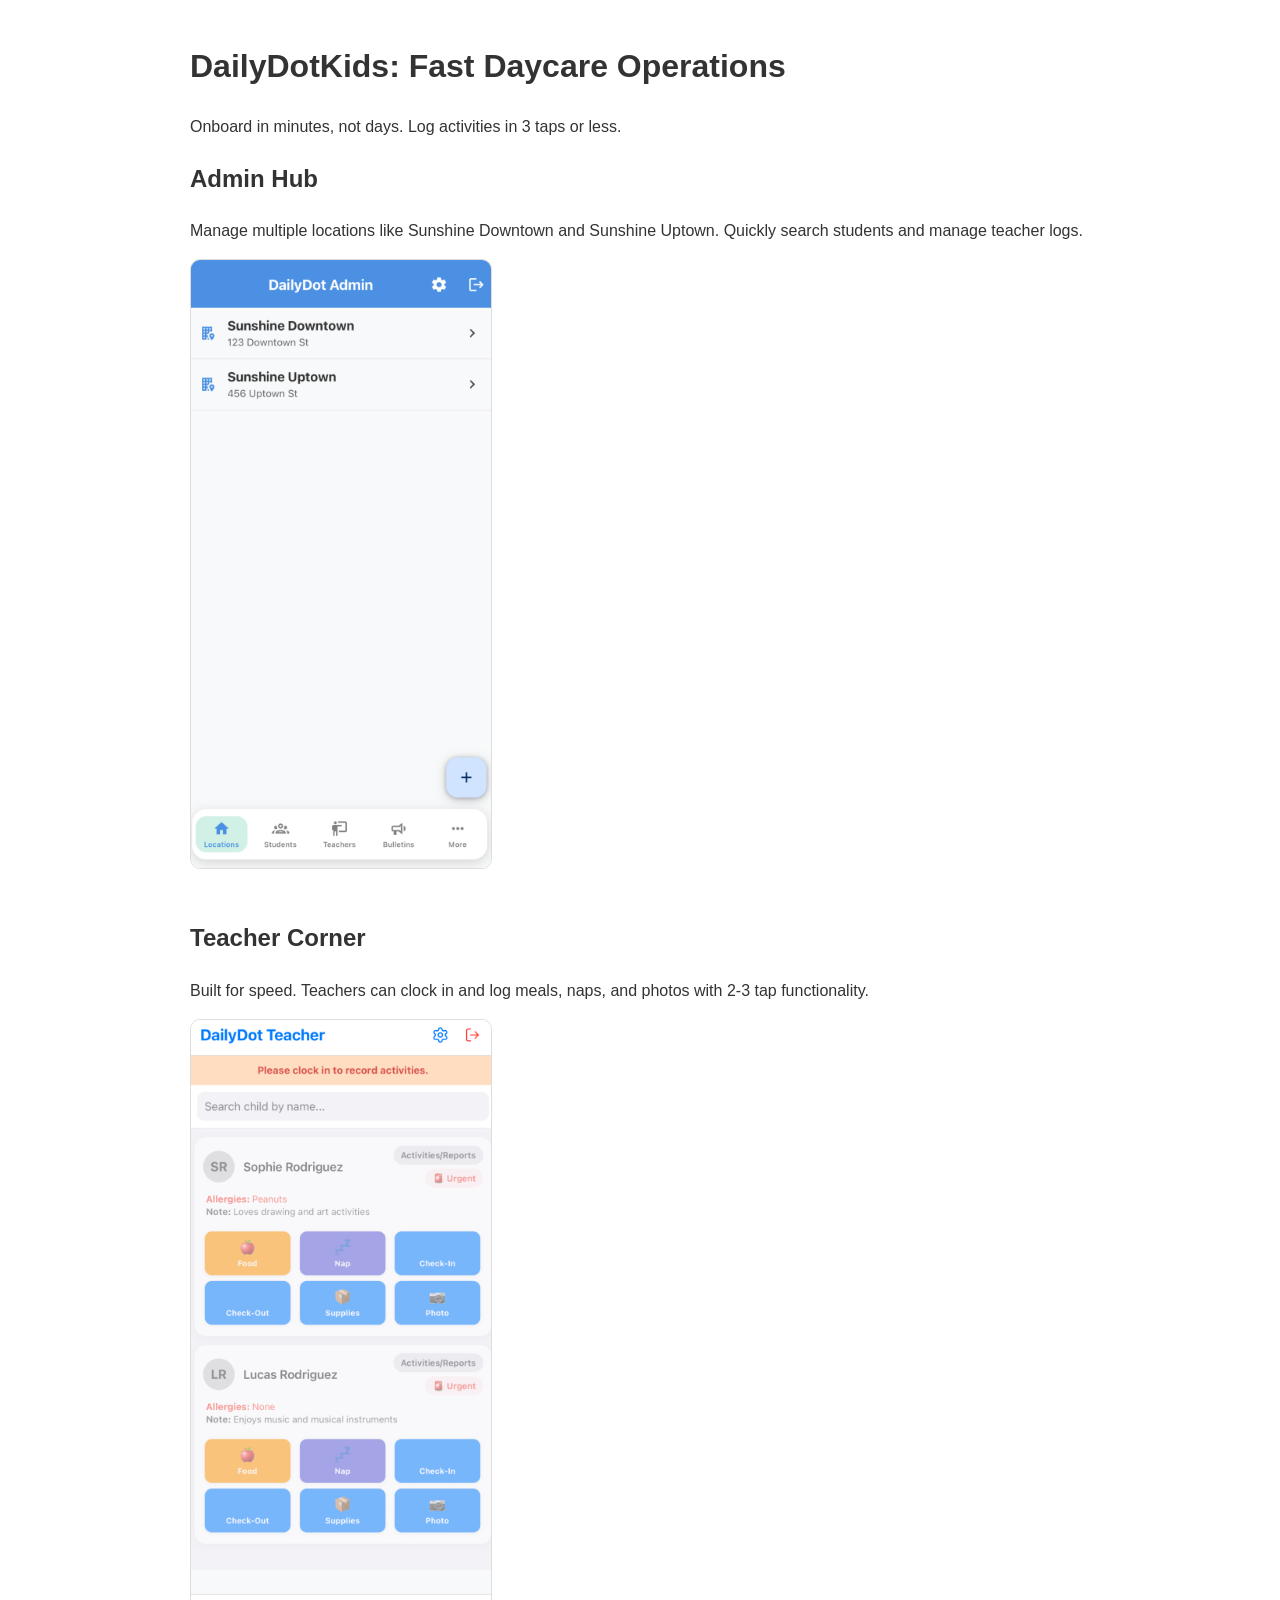
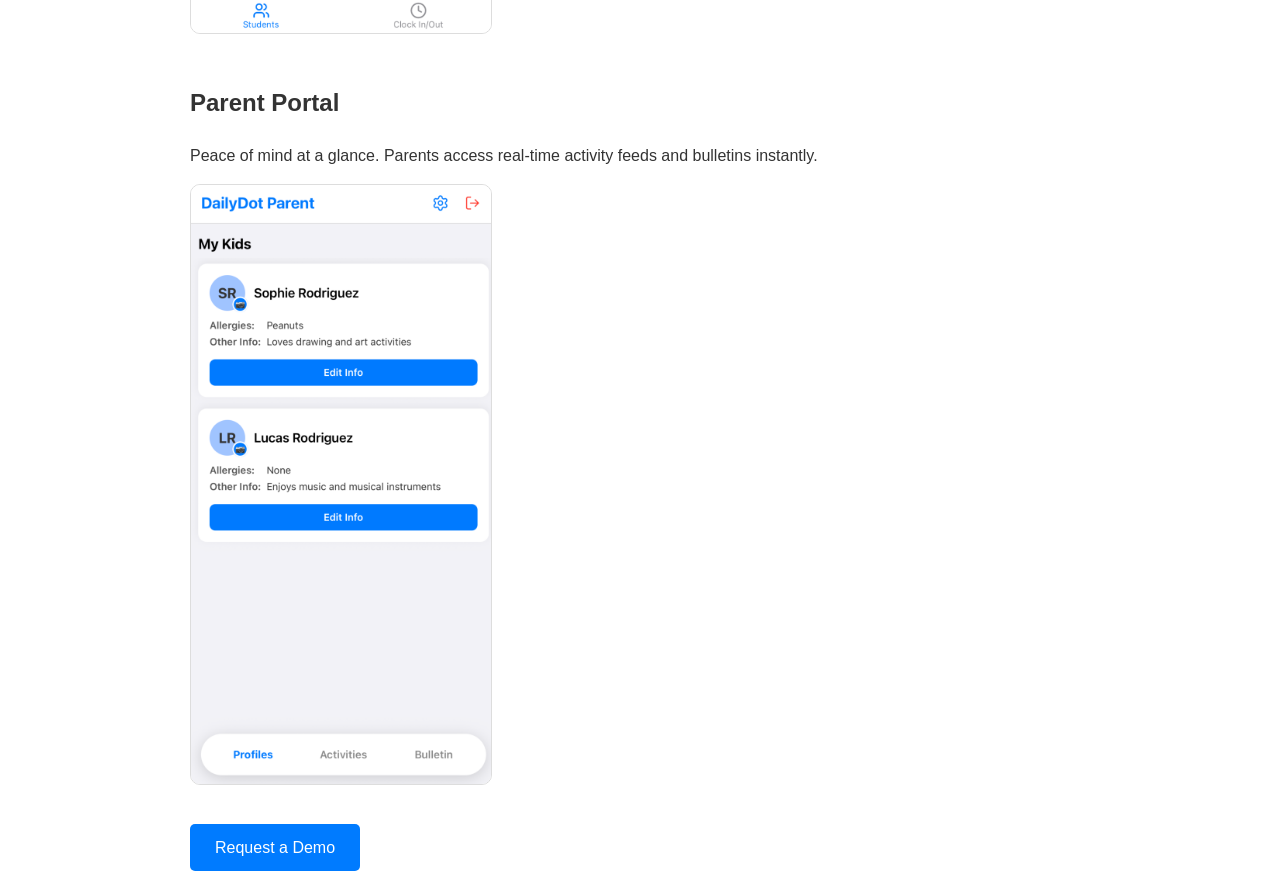
<file: index.html>
<!DOCTYPE html>
<html lang="en">
<head>
    <meta charset="UTF-8">
    <meta name="viewport" content="width=device-width, initial-scale=1.0">
    <title>DailyDotKids | Fast Daycare Management</title>
    <style>
        body { font-family: sans-serif; line-height: 1.6; color: #333; max-width: 900px; margin: auto; padding: 20px; }
        .section { margin-bottom: 50px; }
        img { max-width: 300px; border: 1px solid #ddd; border-radius: 10px; display: block; margin: 10px 0; }
        .cta { background: #007bff; color: white; padding: 15px 25px; text-decoration: none; border-radius: 5px; }
    </style>
</head>
<body>
<h1>DailyDotKids: Fast Daycare Operations</h1>
<p>Onboard in minutes, not days. Log activities in 3 taps or less.</p>

<div class="section">
    <h2>Admin Hub</h2>
    <p>Manage multiple locations like Sunshine Downtown and Sunshine Uptown. Quickly search students and manage teacher logs.</p>
    <img src="admin/Admin1.png" alt="Admin Dashboard">
</div>

<div class="section">
    <h2>Teacher Corner</h2>
    <p>Built for speed. Teachers can clock in and log meals, naps, and photos with 2-3 tap functionality.</p>
    <img src="teacher/Teacher1.png" alt="Teacher Logging">
</div>

<div class="section">
    <h2>Parent Portal</h2>
    <p>Peace of mind at a glance. Parents access real-time activity feeds and bulletins instantly.</p>
    <img src="parent/Parent1.png" alt="Parent View">
</div>

<a href="mailto:dailydot404@gmail.com" class="cta">Request a Demo</a>
</body>
</html>
</file>
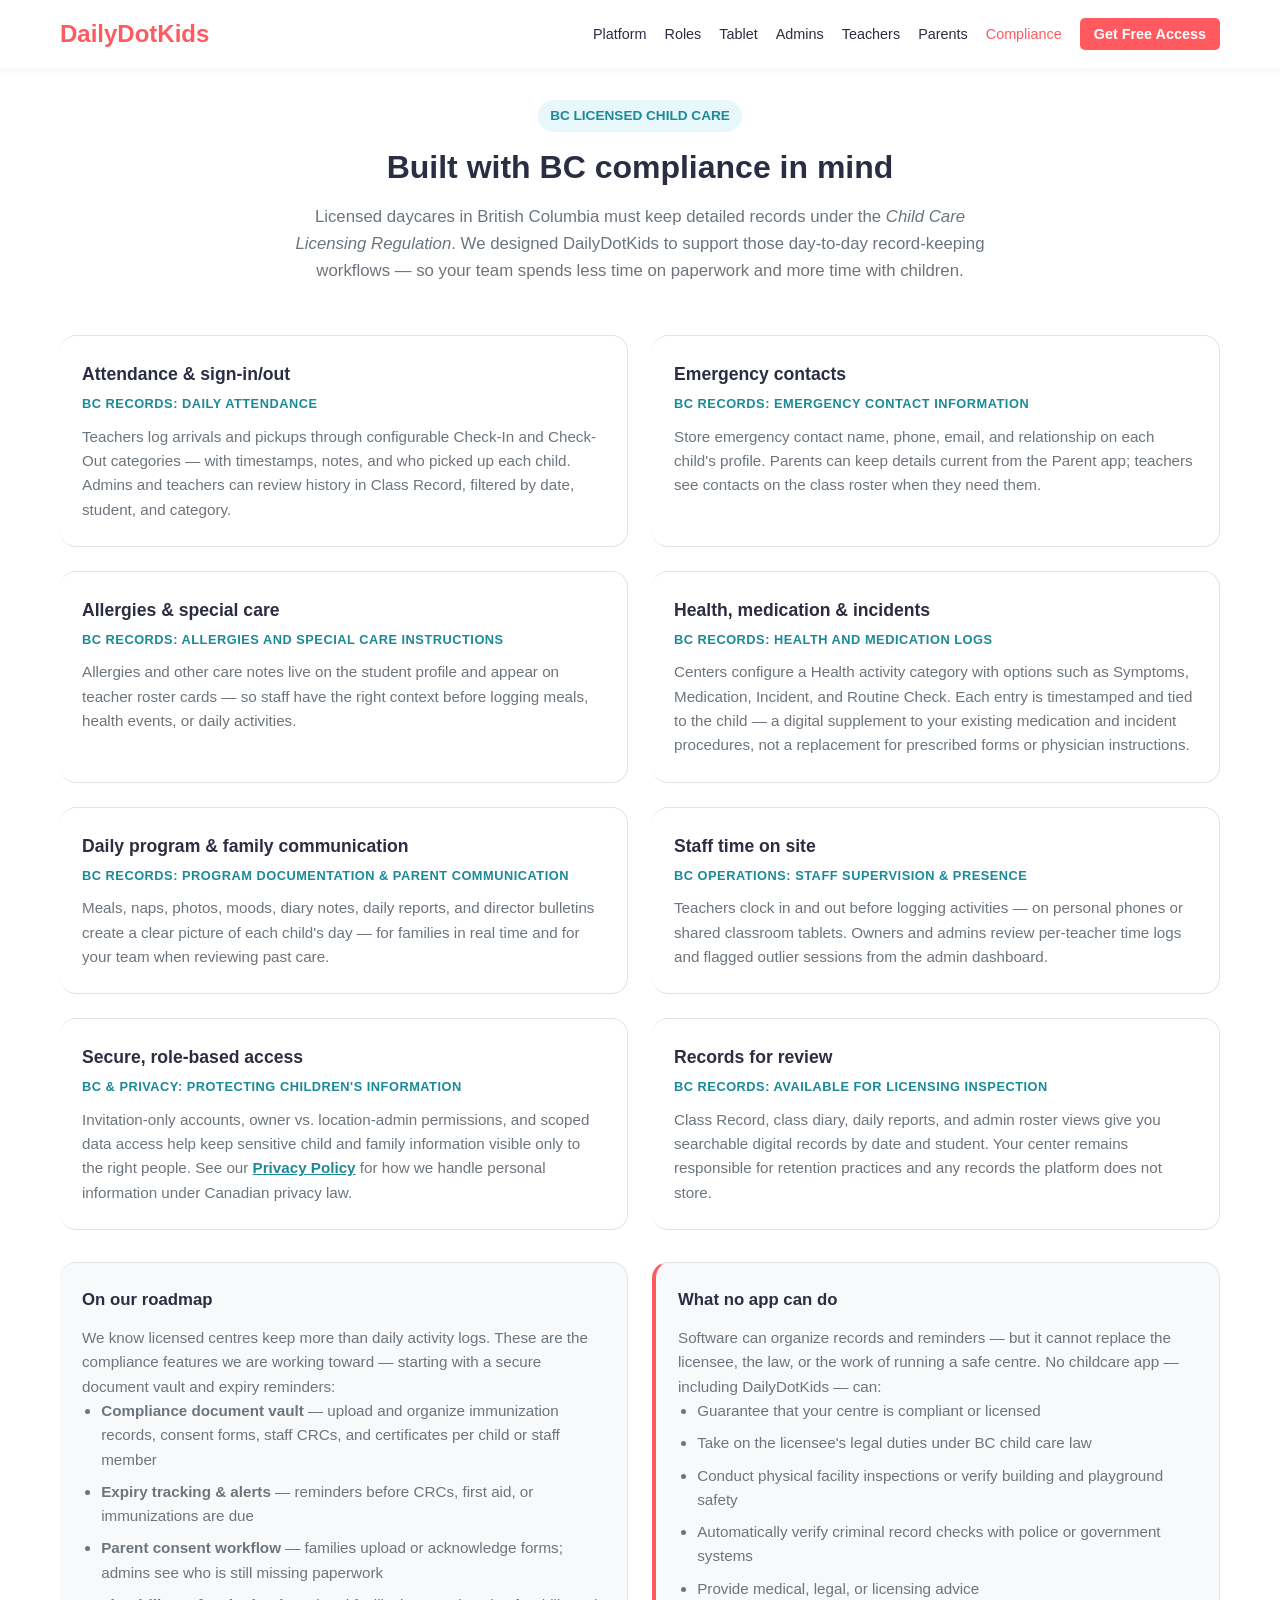
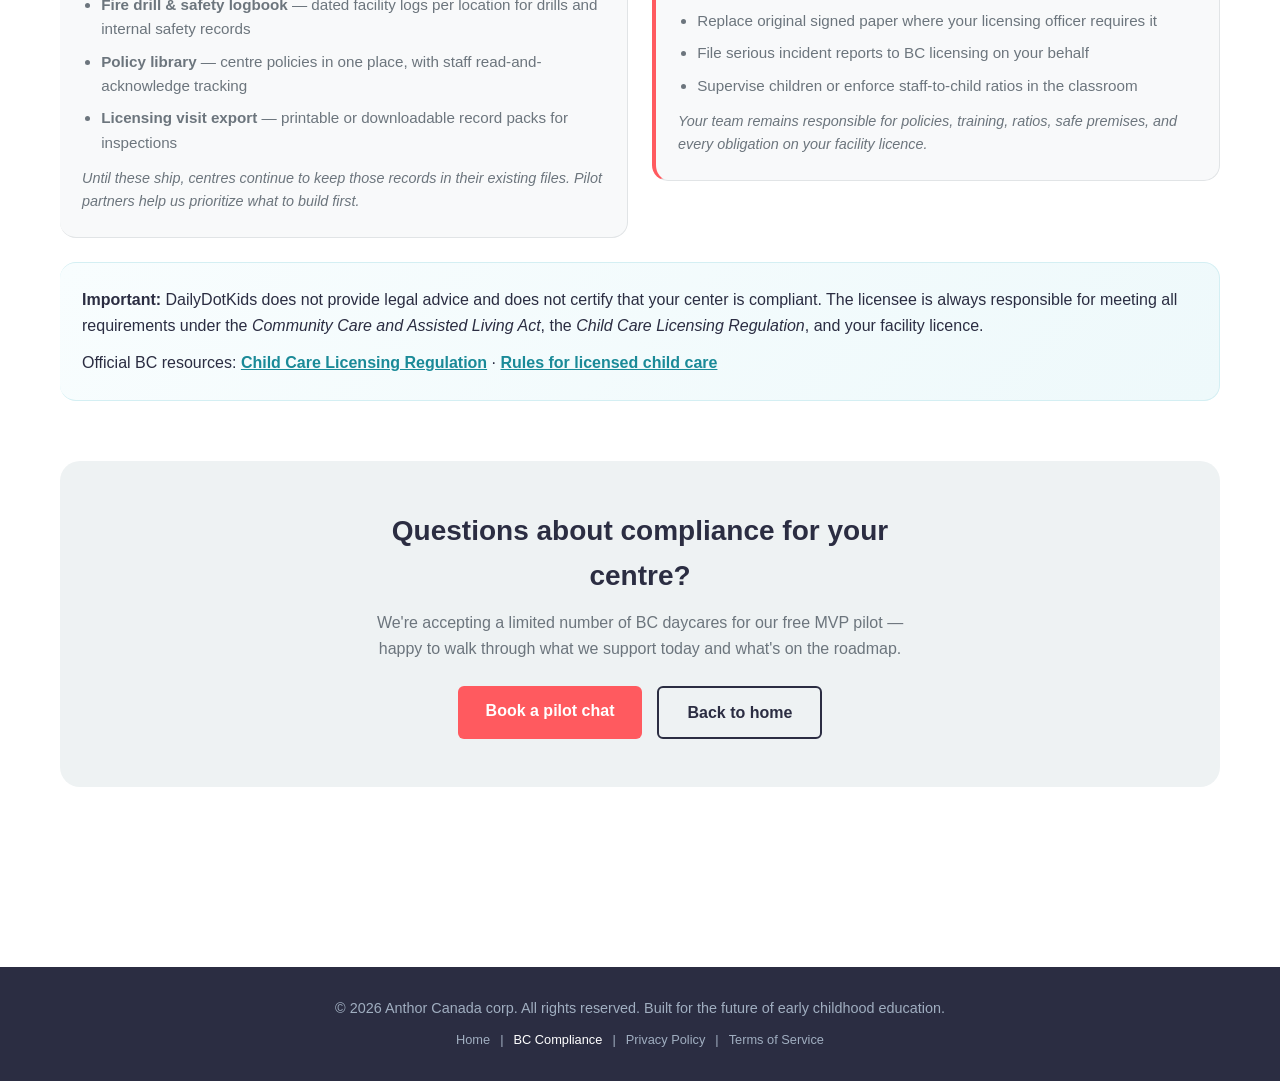
<file: web/compliance.html>
<!DOCTYPE html>
<html lang="en">
<head>
    <meta charset="UTF-8">
    <meta name="viewport" content="width=device-width, initial-scale=1.0">
    <meta name="description" content="How DailyDotKids supports BC licensed child care record-keeping — attendance, emergency contacts, health logs, staff time, privacy, roadmap, and honest limits.">
    <title>BC Compliance — DailyDotKids</title>
    <link rel="icon" type="image/png" href="favicon.png">
    <link rel="apple-touch-icon" href="favicon.png">
    <link rel="stylesheet" href="style.css">
</head>
<body data-page="compliance">

    <div id="site-header"></div>

    <main class="container compliance-page">

        <section id="compliance" class="compliance-section reveal">
            <div class="section-header">
                <span class="badge badge-teal">BC Licensed Child Care</span>
                <h1>Built with BC compliance in mind</h1>
                <p>Licensed daycares in British Columbia must keep detailed records under the <em>Child Care Licensing Regulation</em>. We designed DailyDotKids to support those day-to-day record-keeping workflows — so your team spends less time on paperwork and more time with children.</p>
            </div>

            <div class="compliance-grid">
                <article class="compliance-card">
                    <h3>Attendance &amp; sign-in/out</h3>
                    <p class="compliance-reg">BC records: daily attendance</p>
                    <p>Teachers log arrivals and pickups through configurable Check-In and Check-Out categories — with timestamps, notes, and who picked up each child. Admins and teachers can review history in Class Record, filtered by date, student, and category.</p>
                </article>
                <article class="compliance-card">
                    <h3>Emergency contacts</h3>
                    <p class="compliance-reg">BC records: emergency contact information</p>
                    <p>Store emergency contact name, phone, email, and relationship on each child's profile. Parents can keep details current from the Parent app; teachers see contacts on the class roster when they need them.</p>
                </article>
                <article class="compliance-card">
                    <h3>Allergies &amp; special care</h3>
                    <p class="compliance-reg">BC records: allergies and special care instructions</p>
                    <p>Allergies and other care notes live on the student profile and appear on teacher roster cards — so staff have the right context before logging meals, health events, or daily activities.</p>
                </article>
                <article class="compliance-card">
                    <h3>Health, medication &amp; incidents</h3>
                    <p class="compliance-reg">BC records: health and medication logs</p>
                    <p>Centers configure a Health activity category with options such as Symptoms, Medication, Incident, and Routine Check. Each entry is timestamped and tied to the child — a digital supplement to your existing medication and incident procedures, not a replacement for prescribed forms or physician instructions.</p>
                </article>
                <article class="compliance-card">
                    <h3>Daily program &amp; family communication</h3>
                    <p class="compliance-reg">BC records: program documentation &amp; parent communication</p>
                    <p>Meals, naps, photos, moods, diary notes, daily reports, and director bulletins create a clear picture of each child's day — for families in real time and for your team when reviewing past care.</p>
                </article>
                <article class="compliance-card">
                    <h3>Staff time on site</h3>
                    <p class="compliance-reg">BC operations: staff supervision &amp; presence</p>
                    <p>Teachers clock in and out before logging activities — on personal phones or shared classroom tablets. Owners and admins review per-teacher time logs and flagged outlier sessions from the admin dashboard.</p>
                </article>
                <article class="compliance-card">
                    <h3>Secure, role-based access</h3>
                    <p class="compliance-reg">BC &amp; privacy: protecting children's information</p>
                    <p>Invitation-only accounts, owner vs. location-admin permissions, and scoped data access help keep sensitive child and family information visible only to the right people. See our <a href="privacy.html">Privacy Policy</a> for how we handle personal information under Canadian privacy law.</p>
                </article>
                <article class="compliance-card">
                    <h3>Records for review</h3>
                    <p class="compliance-reg">BC records: available for licensing inspection</p>
                    <p>Class Record, class diary, daily reports, and admin roster views give you searchable digital records by date and student. Your center remains responsible for retention practices and any records the platform does not store.</p>
                </article>
            </div>

            <div class="compliance-bottom">
                <div class="compliance-roadmap">
                    <h3>On our roadmap</h3>
                    <p>We know licensed centres keep more than daily activity logs. These are the compliance features we are working toward — starting with a secure document vault and expiry reminders:</p>
                    <ul>
                        <li><strong>Compliance document vault</strong> — upload and organize immunization records, consent forms, staff CRCs, and certificates per child or staff member</li>
                        <li><strong>Expiry tracking &amp; alerts</strong> — reminders before CRCs, first aid, or immunizations are due</li>
                        <li><strong>Parent consent workflow</strong> — families upload or acknowledge forms; admins see who is still missing paperwork</li>
                        <li><strong>Fire drill &amp; safety logbook</strong> — dated facility logs per location for drills and internal safety records</li>
                        <li><strong>Policy library</strong> — centre policies in one place, with staff read-and-acknowledge tracking</li>
                        <li><strong>Licensing visit export</strong> — printable or downloadable record packs for inspections</li>
                    </ul>
                    <p class="compliance-note">Until these ship, centres continue to keep those records in their existing files. Pilot partners help us prioritize what to build first.</p>
                </div>
                <div class="compliance-boundaries">
                    <h3>What no app can do</h3>
                    <p>Software can organize records and reminders — but it cannot replace the licensee, the law, or the work of running a safe centre. No childcare app — including DailyDotKids — can:</p>
                    <ul>
                        <li>Guarantee that your centre is compliant or licensed</li>
                        <li>Take on the licensee's legal duties under BC child care law</li>
                        <li>Conduct physical facility inspections or verify building and playground safety</li>
                        <li>Automatically verify criminal record checks with police or government systems</li>
                        <li>Provide medical, legal, or licensing advice</li>
                        <li>Replace original signed paper where your licensing officer requires it</li>
                        <li>File serious incident reports to BC licensing on your behalf</li>
                        <li>Supervise children or enforce staff-to-child ratios in the classroom</li>
                    </ul>
                    <p class="compliance-note">Your team remains responsible for policies, training, ratios, safe premises, and every obligation on your facility licence.</p>
                </div>
                <div class="compliance-disclaimer">
                    <p><strong>Important:</strong> DailyDotKids does not provide legal advice and does not certify that your center is compliant. The licensee is always responsible for meeting all requirements under the <em>Community Care and Assisted Living Act</em>, the <em>Child Care Licensing Regulation</em>, and your facility licence.</p>
                    <p class="compliance-resources">Official BC resources:
                        <a href="https://www.bclaws.gov.bc.ca/civix/document/id/loo66/loo66/319_89" target="_blank" rel="noopener noreferrer">Child Care Licensing Regulation</a>
                        <span aria-hidden="true"> · </span>
                        <a href="https://www2.gov.bc.ca/gov/content/family-social-supports/caring-for-young-children/information-for-partners-providers/rules-operating-licensed-day-care" target="_blank" rel="noopener noreferrer">Rules for licensed child care</a>
                    </p>
                </div>
            </div>
        </section>

        <section class="mid-cta reveal">
            <div class="mid-cta-inner">
                <h2>Questions about compliance for your centre?</h2>
                <p>We're accepting a limited number of BC daycares for our free MVP pilot — happy to walk through what we support today and what's on the roadmap.</p>
                <div class="mid-cta-actions">
                    <a href="#inquiry" class="btn btn-primary inquiry-cta">Book a pilot chat</a>
                    <a href="index.html" class="btn btn-secondary">Back to home</a>
                </div>
            </div>
        </section>

    </main>

    <div id="site-footer"></div>

    <script src="layout.js"></script>
    <script src="inquiry.js"></script>
    <script src="script.js"></script>
</body>
</html>
</file>
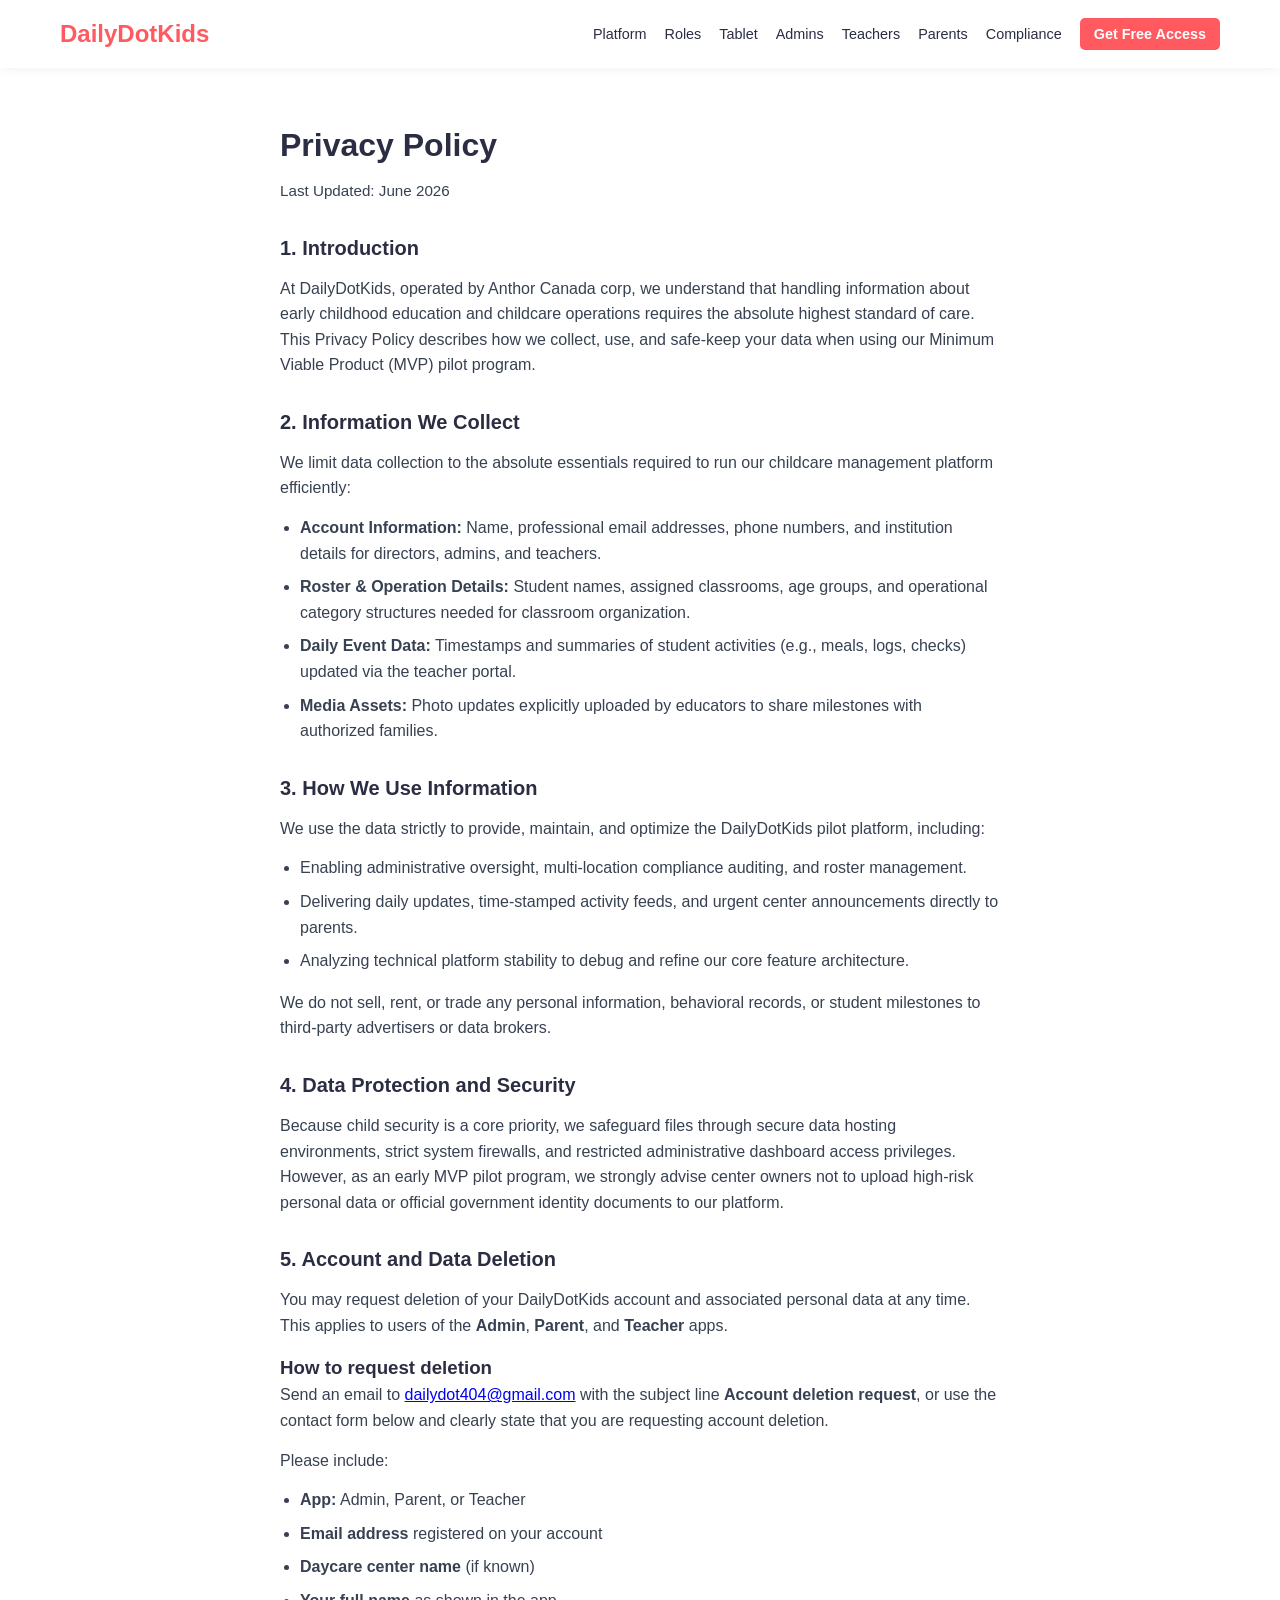
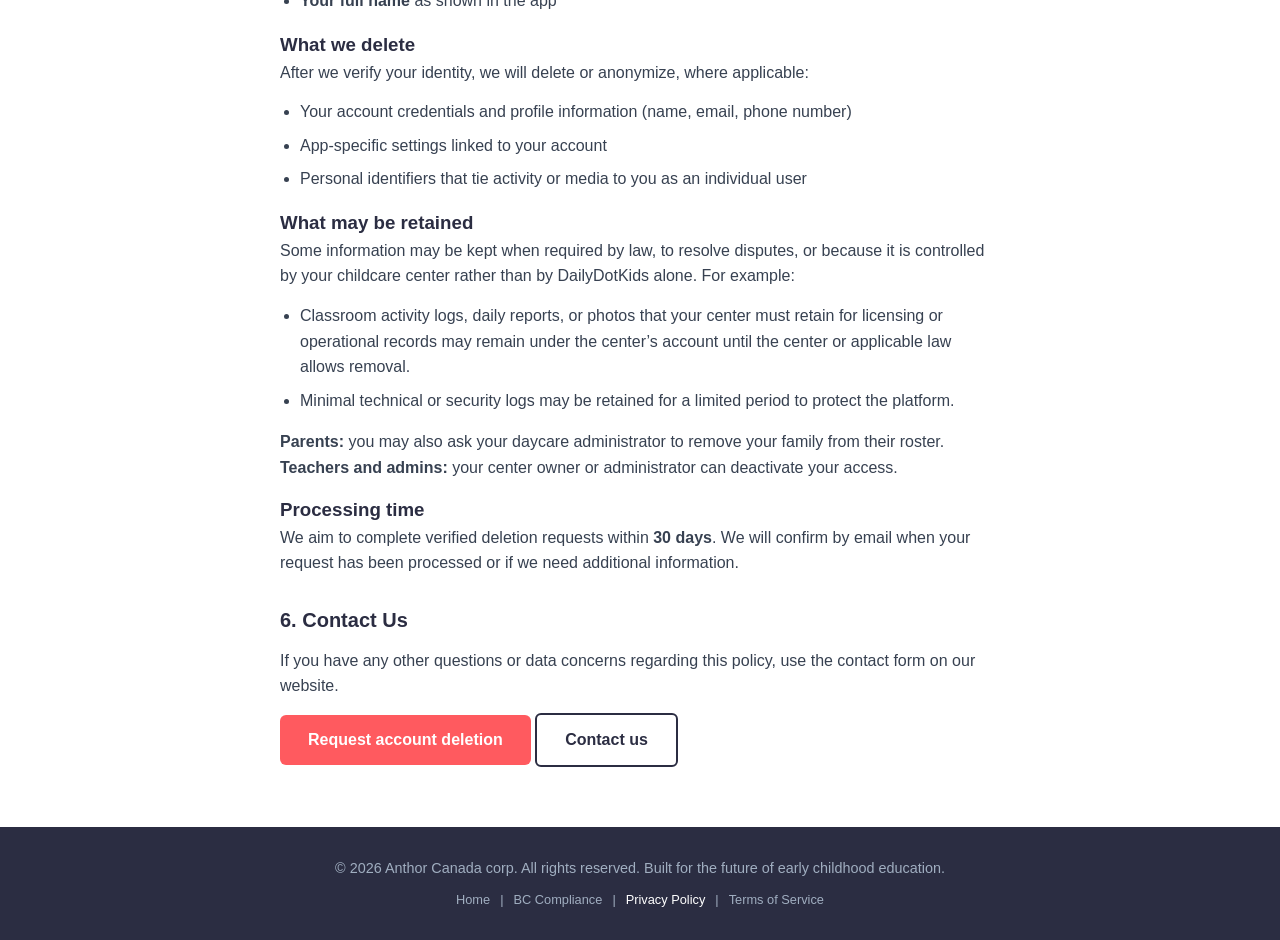
<file: web/privacy.html>
<!DOCTYPE html>
<html lang="en">
<head>
    <meta charset="UTF-8">
    <meta name="viewport" content="width=device-width, initial-scale=1.0">
    <meta name="description" content="DailyDotKids Privacy Policy — how we collect, use, and protect data in our daycare management MVP pilot.">
    <title>Privacy Policy - DailyDotKids</title>
    <link rel="icon" type="image/png" href="favicon.png">
    <link rel="apple-touch-icon" href="favicon.png">
    <link rel="stylesheet" href="style.css">
</head>
<body data-page="privacy">

    <div id="site-header"></div>

    <main class="legal-page">
        <h1>Privacy Policy</h1>
        <p class="legal-updated">Last Updated: June 2026</p>

        <h2>1. Introduction</h2>
        <p>At DailyDotKids, operated by Anthor Canada corp, we understand that handling information about early childhood education and childcare operations requires the absolute highest standard of care. This Privacy Policy describes how we collect, use, and safe-keep your data when using our Minimum Viable Product (MVP) pilot program.</p>

        <h2>2. Information We Collect</h2>
        <p>We limit data collection to the absolute essentials required to run our childcare management platform efficiently:</p>
        <ul>
            <li><strong>Account Information:</strong> Name, professional email addresses, phone numbers, and institution details for directors, admins, and teachers.</li>
            <li><strong>Roster &amp; Operation Details:</strong> Student names, assigned classrooms, age groups, and operational category structures needed for classroom organization.</li>
            <li><strong>Daily Event Data:</strong> Timestamps and summaries of student activities (e.g., meals, logs, checks) updated via the teacher portal.</li>
            <li><strong>Media Assets:</strong> Photo updates explicitly uploaded by educators to share milestones with authorized families.</li>
        </ul>

        <h2>3. How We Use Information</h2>
        <p>We use the data strictly to provide, maintain, and optimize the DailyDotKids pilot platform, including:</p>
        <ul>
            <li>Enabling administrative oversight, multi-location compliance auditing, and roster management.</li>
            <li>Delivering daily updates, time-stamped activity feeds, and urgent center announcements directly to parents.</li>
            <li>Analyzing technical platform stability to debug and refine our core feature architecture.</li>
        </ul>
        <p>We do not sell, rent, or trade any personal information, behavioral records, or student milestones to third-party advertisers or data brokers.</p>

        <h2>4. Data Protection and Security</h2>
        <p>Because child security is a core priority, we safeguard files through secure data hosting environments, strict system firewalls, and restricted administrative dashboard access privileges. However, as an early MVP pilot program, we strongly advise center owners not to upload high-risk personal data or official government identity documents to our platform.</p>

        <h2 id="account-deletion">5. Account and Data Deletion</h2>
        <p>
            You may request deletion of your DailyDotKids account and associated personal data at any time.
            This applies to users of the <strong>Admin</strong>, <strong>Parent</strong>, and <strong>Teacher</strong> apps.
        </p>

        <h3>How to request deletion</h3>
        <p>Send an email to <a href="mailto:dailydot404@gmail.com?subject=DailyDotKids%20Account%20Deletion%20Request" class="inquiry-ignore">dailydot404@gmail.com</a> with the subject line <strong>Account deletion request</strong>, or use the contact form below and clearly state that you are requesting account deletion.</p>
        <p>Please include:</p>
        <ul>
            <li><strong>App:</strong> Admin, Parent, or Teacher</li>
            <li><strong>Email address</strong> registered on your account</li>
            <li><strong>Daycare center name</strong> (if known)</li>
            <li><strong>Your full name</strong> as shown in the app</li>
        </ul>

        <h3>What we delete</h3>
        <p>After we verify your identity, we will delete or anonymize, where applicable:</p>
        <ul>
            <li>Your account credentials and profile information (name, email, phone number)</li>
            <li>App-specific settings linked to your account</li>
            <li>Personal identifiers that tie activity or media to you as an individual user</li>
        </ul>

        <h3>What may be retained</h3>
        <p>Some information may be kept when required by law, to resolve disputes, or because it is controlled by your childcare center rather than by DailyDotKids alone. For example:</p>
        <ul>
            <li>Classroom activity logs, daily reports, or photos that your center must retain for licensing or operational records may remain under the center&rsquo;s account until the center or applicable law allows removal.</li>
            <li>Minimal technical or security logs may be retained for a limited period to protect the platform.</li>
        </ul>
        <p>
            <strong>Parents:</strong> you may also ask your daycare administrator to remove your family from their roster.
            <strong>Teachers and admins:</strong> your center owner or administrator can deactivate your access.
        </p>

        <h3>Processing time</h3>
        <p>We aim to complete verified deletion requests within <strong>30 days</strong>. We will confirm by email when your request has been processed or if we need additional information.</p>

        <h2>6. Contact Us</h2>
        <p>If you have any other questions or data concerns regarding this policy, use the contact form on our website.</p>
        <div class="legal-contact-actions">
            <a href="mailto:dailydot404@gmail.com?subject=DailyDotKids%20Account%20Deletion%20Request" class="btn btn-primary inquiry-ignore">Request account deletion</a>
            <a href="#inquiry" class="btn btn-secondary inquiry-cta">Contact us</a>
        </div>
    </main>

    <div id="site-footer"></div>

    <script src="layout.js"></script>
    <script src="inquiry.js"></script>
</body>
</html>
</file>
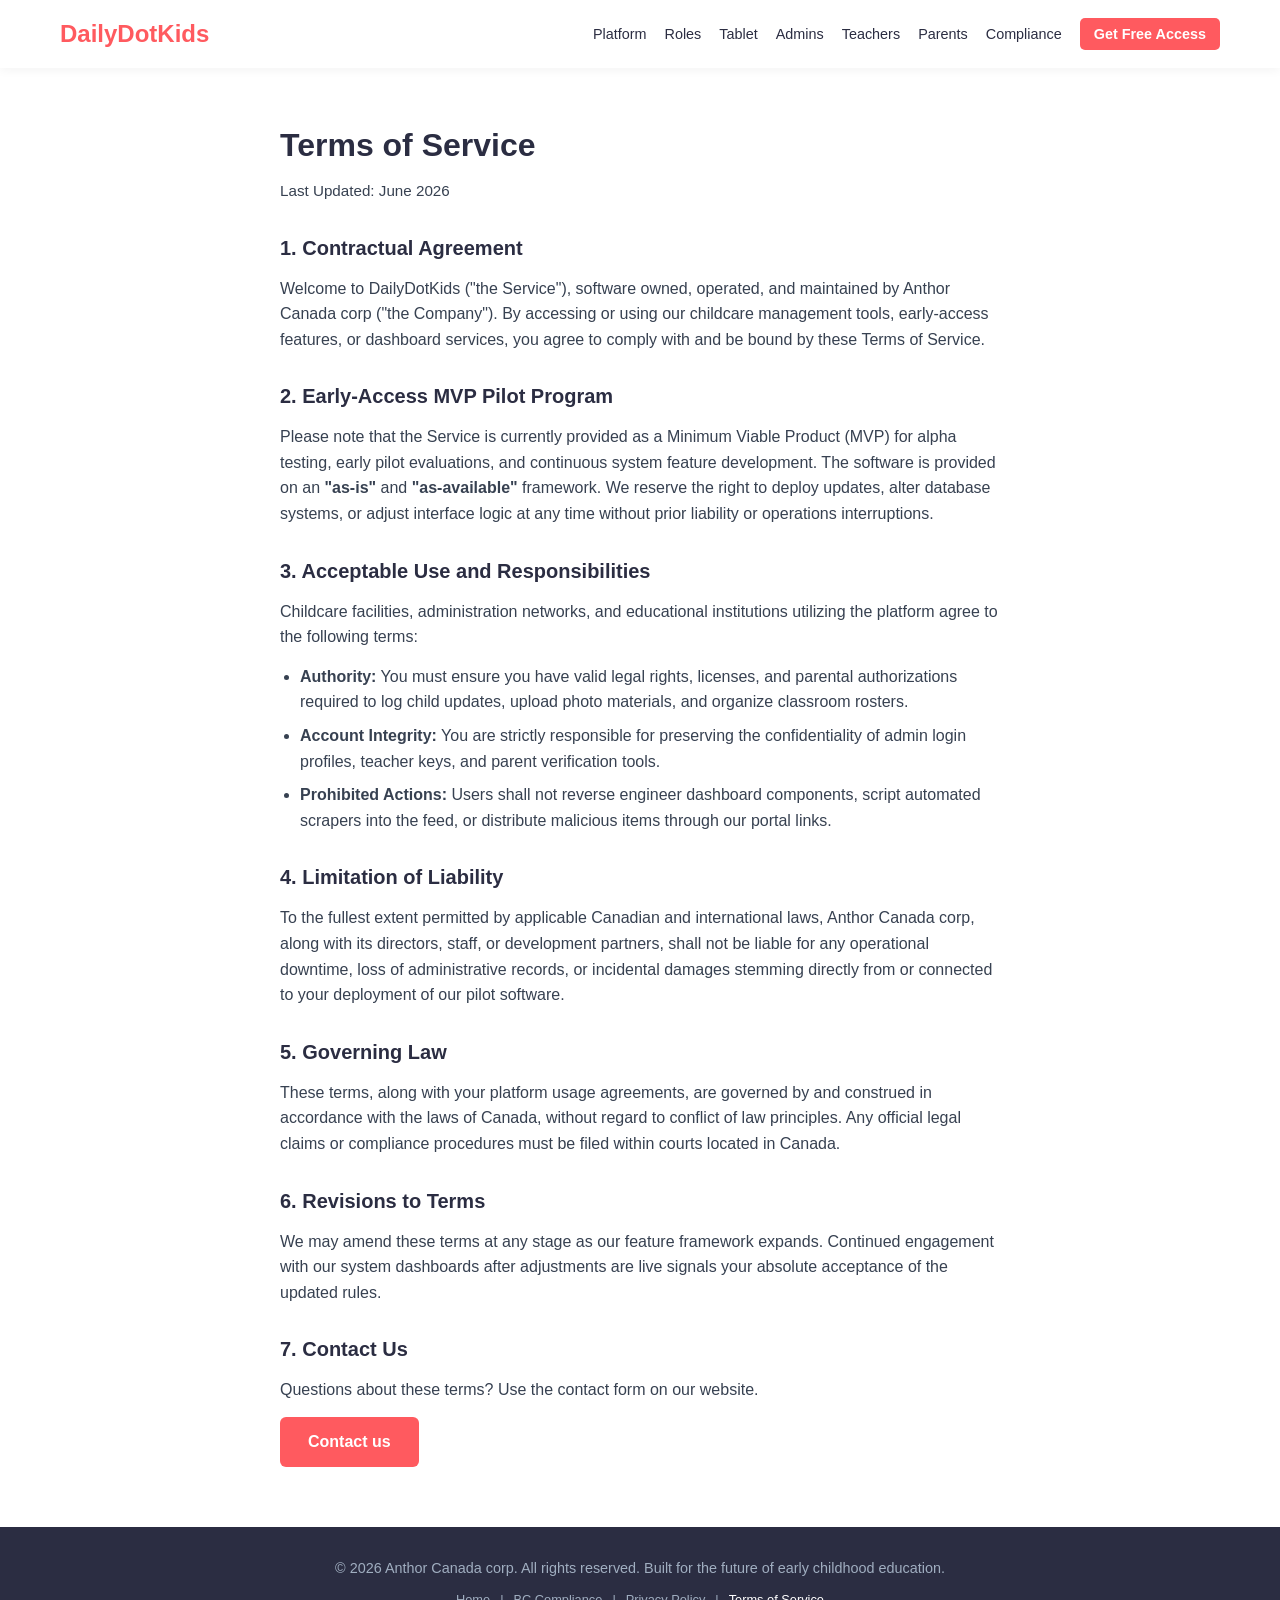
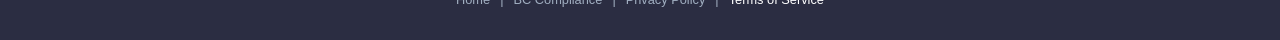
<file: web/terms.html>
<!DOCTYPE html>
<html lang="en">
<head>
    <meta charset="UTF-8">
    <meta name="viewport" content="width=device-width, initial-scale=1.0">
    <meta name="description" content="DailyDotKids Terms of Service — rules and responsibilities for using our daycare management MVP pilot.">
    <title>Terms of Service - DailyDotKids</title>
    <link rel="icon" type="image/png" href="favicon.png">
    <link rel="apple-touch-icon" href="favicon.png">
    <link rel="stylesheet" href="style.css">
</head>
<body data-page="terms">

    <div id="site-header"></div>

    <main class="legal-page">
        <h1>Terms of Service</h1>
        <p class="legal-updated">Last Updated: June 2026</p>

        <h2>1. Contractual Agreement</h2>
        <p>Welcome to DailyDotKids ("the Service"), software owned, operated, and maintained by Anthor Canada corp ("the Company"). By accessing or using our childcare management tools, early-access features, or dashboard services, you agree to comply with and be bound by these Terms of Service.</p>

        <h2>2. Early-Access MVP Pilot Program</h2>
        <p>Please note that the Service is currently provided as a Minimum Viable Product (MVP) for alpha testing, early pilot evaluations, and continuous system feature development. The software is provided on an <strong>"as-is"</strong> and <strong>"as-available"</strong> framework. We reserve the right to deploy updates, alter database systems, or adjust interface logic at any time without prior liability or operations interruptions.</p>

        <h2>3. Acceptable Use and Responsibilities</h2>
        <p>Childcare facilities, administration networks, and educational institutions utilizing the platform agree to the following terms:</p>
        <ul>
            <li><strong>Authority:</strong> You must ensure you have valid legal rights, licenses, and parental authorizations required to log child updates, upload photo materials, and organize classroom rosters.</li>
            <li><strong>Account Integrity:</strong> You are strictly responsible for preserving the confidentiality of admin login profiles, teacher keys, and parent verification tools.</li>
            <li><strong>Prohibited Actions:</strong> Users shall not reverse engineer dashboard components, script automated scrapers into the feed, or distribute malicious items through our portal links.</li>
        </ul>

        <h2>4. Limitation of Liability</h2>
        <p>To the fullest extent permitted by applicable Canadian and international laws, Anthor Canada corp, along with its directors, staff, or development partners, shall not be liable for any operational downtime, loss of administrative records, or incidental damages stemming directly from or connected to your deployment of our pilot software.</p>

        <h2>5. Governing Law</h2>
        <p>These terms, along with your platform usage agreements, are governed by and construed in accordance with the laws of Canada, without regard to conflict of law principles. Any official legal claims or compliance procedures must be filed within courts located in Canada.</p>

        <h2>6. Revisions to Terms</h2>
        <p>We may amend these terms at any stage as our feature framework expands. Continued engagement with our system dashboards after adjustments are live signals your absolute acceptance of the updated rules.</p>

        <h2>7. Contact Us</h2>
        <p>Questions about these terms? Use the contact form on our website.</p>
        <div class="legal-contact-actions">
            <a href="#inquiry" class="btn btn-primary inquiry-cta">Contact us</a>
        </div>
    </main>

    <div id="site-footer"></div>

    <script src="layout.js"></script>
    <script src="inquiry.js"></script>
</body>
</html>
</file>
<file: web/style.css>
/* --- Global Reset & Variables --- */
@import url('site-chrome.css');

:root {
    --primary: #ff5a5f;
    --secondary: #2ab7ca;
    --purple: #6c63ff;
    --purple-bg: #f0efff;
    --purple-text: #4f46b8;
    --dark: #2b2d42;
    --light: #f8f9fa;
    --white: #ffffff;
    --gray: #6c757d;
    --teal-bg: #e8f7f9;
    --teal-text: #1a8a98;
    --transition: all 0.3s ease;
}

* {
    margin: 0;
    padding: 0;
    box-sizing: border-box;
}

[hidden] {
    display: none !important;
}

body {
    font-family: -apple-system, BlinkMacSystemFont, "Segoe UI", Roboto, Helvetica, Arial, sans-serif;
    color: var(--dark);
    line-height: 1.6;
    background-color: var(--white);
    scroll-behavior: smooth;
}

body.lightbox-open,
body.inquiry-open {
    overflow: hidden;
}

/* --- Hero Section --- */
.hero {
    background: linear-gradient(135deg, #fdfbfb 0%, #ebedee 100%);
    padding: 140px 20px 80px;
    text-align: center;
}

.hero-content {
    max-width: 820px;
    margin: 0 auto;
}

.hero h1 {
    font-size: 3rem;
    font-weight: 800;
    line-height: 1.2;
    margin-bottom: 20px;
    letter-spacing: -1px;
}

.hero-tagline {
    display: inline-block;
    font-size: 1rem;
    font-weight: 700;
    letter-spacing: 0.04em;
    text-transform: uppercase;
    color: var(--secondary);
    margin-bottom: 14px;
}

.hero p {
    font-size: 1.25rem;
    color: var(--gray);
    margin-bottom: 25px;
}

.hero-chips {
    display: flex;
    justify-content: center;
    flex-wrap: wrap;
    gap: 10px;
    margin-bottom: 35px;
}

.chip {
    display: inline-block;
    background-color: var(--white);
    color: var(--dark);
    border: 1px solid #e1e4e6;
    padding: 6px 14px;
    border-radius: 20px;
    font-size: 0.85rem;
    font-weight: 600;
}

.chip-highlight {
    background-color: var(--teal-bg);
    border-color: #b8e8ee;
    color: var(--teal-text);
}

/* --- Buttons --- */
.hero-actions {
    display: flex;
    justify-content: center;
    gap: 15px;
    flex-wrap: wrap;
}

.btn {
    display: inline-block;
    padding: 12px 28px;
    border-radius: 6px;
    text-decoration: none;
    font-weight: 600;
    transition: var(--transition);
}

button.btn {
    border: none;
    cursor: pointer;
    font-family: inherit;
    font-size: 1rem;
}

.btn-primary {
    background-color: var(--primary);
    color: var(--white);
}

.btn-primary:hover {
    background-color: #e04f54;
}

.btn-secondary {
    background-color: transparent;
    color: var(--dark);
    border: 2px solid var(--dark);
}

.btn-secondary:hover {
    background-color: var(--dark);
    color: var(--white);
}

/* --- Layout --- */
.container {
    max-width: 1200px;
    margin: 0 auto;
    padding: 80px 20px;
}

.section-header {
    text-align: center;
    max-width: 720px;
    margin: 0 auto 50px;
}

.section-header h2 {
    font-size: 2rem;
    font-weight: 700;
    margin-bottom: 16px;
    line-height: 1.3;
}

.section-header p {
    color: var(--gray);
    font-size: 1.05rem;
}

/* --- Platform Section --- */
.platform-section {
    margin-bottom: 100px;
}

.platform-grid {
    display: grid;
    grid-template-columns: repeat(3, 1fr);
    gap: 24px;
}

.platform-card {
    background-color: var(--light);
    border: 1px solid #e1e4e6;
    border-radius: 14px;
    padding: 28px 24px;
    text-align: center;
    transition: var(--transition);
}

.platform-card:hover {
    transform: translateY(-4px);
    box-shadow: 0 8px 25px rgba(0, 0, 0, 0.08);
}

.platform-icon {
    width: 52px;
    height: 52px;
    border-radius: 14px;
    display: flex;
    align-items: center;
    justify-content: center;
    font-size: 1.25rem;
    font-weight: 800;
    color: var(--white);
    margin: 0 auto 16px;
}

.platform-icon.admin {
    background-color: var(--primary);
}

.platform-icon.teacher {
    background-color: var(--secondary);
}

.platform-icon.parent {
    background-color: var(--dark);
}

.platform-card h3 {
    font-size: 1.15rem;
    margin-bottom: 10px;
}

.platform-card p {
    color: var(--gray);
    font-size: 0.95rem;
}

/* --- Feature Split --- */
.feature-split {
    display: flex;
    align-items: center;
    justify-content: space-between;
    gap: 60px;
    margin-bottom: 120px;
}

.feature-split.highlight-section {
    margin-bottom: 100px;
}

.feature-split.reverse {
    flex-direction: row-reverse;
}

.highlight-section {
    background: linear-gradient(135deg, #f8fdfe 0%, #eef9fb 100%);
    border: 1px solid #d4eff3;
    border-radius: 20px;
    padding: 48px 40px;
}

.feature-text {
    flex: 1;
    max-width: 520px;
    min-width: 0;
}

.feature-visual {
    flex: 1.2;
    min-width: 0;
    width: 100%;
}

.badge {
    display: inline-block;
    background-color: #ffebeb;
    color: var(--primary);
    padding: 5px 12px;
    border-radius: 20px;
    font-size: 0.85rem;
    font-weight: 700;
    margin-bottom: 15px;
    text-transform: uppercase;
}

.badge-teal {
    background-color: var(--teal-bg);
    color: var(--teal-text);
}

.badge-purple {
    background-color: var(--purple-bg);
    color: var(--purple-text);
}

/* --- Roles Section --- */
.roles-section {
    margin-bottom: 120px;
}

.role-grid {
    display: grid;
    grid-template-columns: repeat(2, 1fr);
    gap: 24px;
    margin-bottom: 20px;
    align-items: stretch;
}

.role-card {
    background-color: var(--white);
    border: 1px solid #e1e4e6;
    border-radius: 16px;
    padding: 28px 24px;
    box-shadow: 0 4px 18px rgba(0, 0, 0, 0.04);
    height: 100%;
    display: flex;
    flex-direction: column;
}

.role-card.role-owner {
    border-top: 4px solid var(--primary);
}

.role-card.role-admin {
    border-top: 4px solid var(--purple);
}

.role-label {
    display: inline-block;
    font-size: 0.8rem;
    font-weight: 700;
    text-transform: uppercase;
    letter-spacing: 0.05em;
    color: var(--gray);
    margin-bottom: 10px;
}

.role-card h3 {
    font-size: 1.35rem;
    margin-bottom: 12px;
}

.role-card p {
    color: var(--gray);
    font-size: 0.95rem;
    margin-bottom: 16px;
}

.role-points {
    list-style: none;
}

.role-points li {
    position: relative;
    padding-left: 22px;
    margin-bottom: 8px;
    font-size: 0.95rem;
}

.role-points li::before {
    content: "✓";
    position: absolute;
    left: 0;
    top: 0.15em;
    color: var(--primary);
    font-weight: bold;
}

.roles-footnote {
    text-align: center;
    color: var(--gray);
    font-size: 0.95rem;
    max-width: 720px;
    margin: 0 auto;
}

/* --- BC Compliance Section --- */
.compliance-page {
    padding-top: 100px;
}

.compliance-page .compliance-section {
    margin-bottom: 60px;
}

.compliance-page .section-header h1 {
    font-size: 2rem;
    font-weight: 700;
    margin-bottom: 16px;
    line-height: 1.3;
}

.compliance-teaser.highlight-section {
    margin-bottom: 0;
    text-align: center;
}

.compliance-teaser-actions {
    display: flex;
    justify-content: center;
    margin-top: 24px;
}

.compliance-section {
    margin-bottom: 120px;
}

.compliance-grid {
    display: grid;
    grid-template-columns: repeat(2, 1fr);
    gap: 24px;
    margin-bottom: 32px;
}

.compliance-card {
    background-color: var(--white);
    border: 1px solid #e1e4e6;
    border-radius: 16px;
    padding: 24px 22px;
    border-left: 4px solid var(--teal);
}

.compliance-card h3 {
    font-size: 1.1rem;
    margin-bottom: 6px;
}

.compliance-reg {
    font-size: 0.8rem;
    font-weight: 700;
    text-transform: uppercase;
    letter-spacing: 0.04em;
    color: var(--teal-text);
    margin-bottom: 10px;
}

.compliance-card p:last-child {
    color: var(--gray);
    font-size: 0.95rem;
    margin-bottom: 0;
}

.compliance-card a {
    color: var(--teal-text);
    font-weight: 600;
}

.compliance-bottom {
    display: grid;
    grid-template-columns: repeat(2, 1fr);
    gap: 24px;
    align-items: start;
}

.compliance-roadmap,
.compliance-boundaries,
.compliance-disclaimer {
    background-color: var(--light);
    border: 1px solid #e1e4e6;
    border-radius: 16px;
    padding: 24px 22px;
}

.compliance-roadmap {
    border-left: 4px solid var(--teal);
}

.compliance-boundaries {
    border-left: 4px solid var(--primary);
}

.compliance-roadmap h3,
.compliance-boundaries h3,
.compliance-disclaimer p {
    margin-bottom: 12px;
}

.compliance-roadmap h3,
.compliance-boundaries h3 {
    font-size: 1.05rem;
}

.compliance-roadmap p,
.compliance-boundaries p {
    color: var(--gray);
    font-size: 0.95rem;
}

.compliance-roadmap ul,
.compliance-boundaries ul {
    margin: 0 0 12px;
    padding-left: 1.2rem;
    color: var(--gray);
    font-size: 0.95rem;
}

.compliance-roadmap li,
.compliance-boundaries li {
    margin-bottom: 8px;
}

.compliance-note {
    font-size: 0.9rem !important;
    margin-bottom: 0 !important;
    font-style: italic;
}

.compliance-disclaimer {
    grid-column: 1 / -1;
    background: linear-gradient(135deg, #f8fdfe 0%, #eef9fb 100%);
    border-color: #d4eff3;
    border-left: none;
}

.compliance-disclaimer p:last-child {
    margin-bottom: 0;
}

.compliance-resources a {
    color: var(--teal-text);
    font-weight: 600;
}

.permission-pills {
    display: flex;
    flex-wrap: wrap;
    gap: 8px;
}

.pill {
    display: inline-block;
    background-color: var(--purple-bg);
    color: var(--purple-text);
    border: 1px solid #d8d4ff;
    padding: 6px 12px;
    border-radius: 20px;
    font-size: 0.8rem;
    font-weight: 600;
}

.roles-footnote {
    text-align: center;
    color: var(--gray);
    font-size: 0.95rem;
    max-width: 720px;
    margin: 0 auto;
}

/* --- Scroll reveal --- */
.reveal {
    opacity: 0;
    transform: translateY(18px);
    transition: opacity 0.55s ease, transform 0.55s ease;
}

.reveal.is-visible {
    opacity: 1;
    transform: translateY(0);
}

.feature-text h2 {
    font-size: 2rem;
    font-weight: 700;
    margin-bottom: 20px;
    line-height: 1.3;
}

.feature-text p {
    color: var(--gray);
    margin-bottom: 25px;
}

.benefit-list {
    list-style: none;
}

.benefit-list li {
    margin-bottom: 12px;
    position: relative;
    padding-left: 25px;
}

.benefit-list li::before {
    content: "✓";
    position: absolute;
    left: 0;
    top: 0.15em;
    color: var(--secondary);
    font-weight: bold;
}

/* --- Image Showcase --- */
.image-showcase {
    display: grid;
    gap: 15px;
    width: 100%;
    align-items: start;
}

.grid-2 {
    grid-template-columns: repeat(2, 1fr);
}

.grid-4 {
    grid-template-columns: repeat(2, 1fr);
}

.grid-3 {
    grid-template-columns: repeat(3, 1fr);
}

.grid-5 {
    grid-template-columns: repeat(6, 1fr);
}

.grid-5 .screenshot-wrapper:nth-child(1),
.grid-5 .screenshot-wrapper:nth-child(2),
.grid-5 .screenshot-wrapper:nth-child(3) {
    grid-column: span 2;
}

.grid-5 .screenshot-wrapper:nth-child(4) {
    grid-column: 2 / span 2;
}

.grid-5 .screenshot-wrapper:nth-child(5) {
    grid-column: 4 / span 2;
}

.screenshot-wrapper {
    display: block;
    width: 100%;
    padding: 0;
    background-color: var(--light);
    border-radius: 12px;
    box-shadow: 0 4px 15px rgba(0, 0, 0, 0.05);
    overflow: hidden;
    border: 1px solid #e1e4e6;
    transition: var(--transition);
    cursor: zoom-in;
    font: inherit;
    text-align: left;
}

.screenshot-wrapper:hover,
.screenshot-wrapper:focus-visible {
    transform: translateY(-4px);
    box-shadow: 0 8px 25px rgba(0, 0, 0, 0.1);
    outline: none;
}

.screenshot-wrapper:focus-visible {
    box-shadow: 0 0 0 3px rgba(42, 183, 202, 0.35), 0 8px 25px rgba(0, 0, 0, 0.1);
}

.screenshot-wrapper img {
    width: 100%;
    height: auto;
    display: block;
    object-fit: contain;
    min-height: 120px;
    background: linear-gradient(135deg, #f0f2f4 0%, #e8eaed 100%);
}

/* --- Lightbox --- */
.lightbox {
    position: fixed;
    inset: 0;
    z-index: 2000;
    display: flex;
    align-items: center;
    justify-content: center;
    padding: 24px;
}

.lightbox[hidden] {
    display: none;
}

.lightbox-backdrop {
    position: absolute;
    inset: 0;
    border: none;
    background: rgba(17, 24, 39, 0.82);
    cursor: zoom-out;
}

.lightbox-nav {
    position: absolute;
    top: 50%;
    transform: translateY(-50%);
    z-index: 2;
    width: 48px;
    height: 48px;
    border: none;
    border-radius: 50%;
    background: rgba(255, 255, 255, 0.15);
    color: var(--white);
    font-size: 2rem;
    line-height: 1;
    cursor: pointer;
    transition: var(--transition);
}

.lightbox-nav:hover {
    background: rgba(255, 255, 255, 0.28);
}

.lightbox-nav:disabled {
    opacity: 0.35;
    cursor: not-allowed;
}

.lightbox-prev {
    left: 20px;
}

.lightbox-next {
    right: 20px;
}

.lightbox-panel {
    position: relative;
    z-index: 1;
    width: min(420px, 100%);
    max-height: calc(100vh - 96px);
    display: flex;
    flex-direction: column;
    align-items: center;
    animation: lightbox-in 0.25s ease;
    padding-top: 8px;
}

.lightbox-meta {
    display: flex;
    align-items: center;
    justify-content: center;
    gap: 10px;
    margin-bottom: 12px;
    color: #d1d5db;
    font-size: 0.9rem;
    flex-wrap: wrap;
}

.lightbox-gallery-name {
    font-weight: 600;
    color: var(--white);
}

.lightbox-counter {
    background: rgba(255, 255, 255, 0.12);
    padding: 4px 10px;
    border-radius: 12px;
}

@keyframes lightbox-in {
    from {
        opacity: 0;
        transform: scale(0.96);
    }
    to {
        opacity: 1;
        transform: scale(1);
    }
}

.lightbox-close {
    position: absolute;
    top: max(16px, env(safe-area-inset-top, 16px));
    right: max(16px, env(safe-area-inset-right, 16px));
    z-index: 3;
    width: 44px;
    height: 44px;
    border: none;
    border-radius: 50%;
    background: rgba(255, 255, 255, 0.18);
    color: var(--white);
    font-size: 1.75rem;
    line-height: 1;
    cursor: pointer;
    transition: var(--transition);
    display: flex;
    align-items: center;
    justify-content: center;
}

.lightbox-close:hover {
    background: rgba(255, 255, 255, 0.32);
}

.lightbox-image {
    width: 100%;
    height: auto;
    max-height: calc(100vh - 160px);
    object-fit: contain;
    border-radius: 16px;
    box-shadow: 0 20px 60px rgba(0, 0, 0, 0.45);
    background: var(--white);
}

.lightbox-caption {
    margin-top: 14px;
    color: #e5e7eb;
    font-size: 0.95rem;
    text-align: center;
    max-width: 100%;
}

/* --- Inquiry modal (Formspree) --- */
.inquiry-modal {
    display: none;
    position: fixed;
    inset: 0;
    z-index: 1100;
    align-items: center;
    justify-content: center;
    padding: 20px;
}

.inquiry-modal.is-open {
    display: flex;
}

.inquiry-backdrop {
    position: absolute;
    inset: 0;
    border: none;
    background: rgba(15, 23, 42, 0.55);
    cursor: pointer;
}

.inquiry-panel {
    position: relative;
    width: 100%;
    max-width: 480px;
    max-height: calc(100vh - 40px);
    overflow-y: auto;
    background: var(--white);
    border-radius: 16px;
    padding: 28px 24px 24px;
    box-shadow: 0 24px 60px rgba(0, 0, 0, 0.2);
    animation: lightbox-in 0.25s ease;
}

.inquiry-close {
    position: absolute;
    top: 12px;
    right: 12px;
    width: 36px;
    height: 36px;
    border: none;
    border-radius: 50%;
    background: var(--light);
    color: var(--dark);
    font-size: 1.5rem;
    line-height: 1;
    cursor: pointer;
}

.inquiry-close:hover {
    background: #e9ecef;
}

.inquiry-panel h2 {
    font-size: 1.5rem;
    margin-bottom: 8px;
    padding-right: 32px;
}

.inquiry-lead {
    color: var(--gray);
    font-size: 0.95rem;
    margin-bottom: 20px;
}

.inquiry-form {
    display: flex;
    flex-direction: column;
    gap: 14px;
}

.inquiry-field label {
    display: block;
    font-size: 0.85rem;
    font-weight: 600;
    margin-bottom: 6px;
    color: var(--dark);
}

.inquiry-field input,
.inquiry-field textarea {
    width: 100%;
    padding: 10px 12px;
    border: 1px solid #d1d5db;
    border-radius: 8px;
    font: inherit;
    color: var(--dark);
    background: var(--white);
}

.inquiry-field input:focus,
.inquiry-field textarea:focus {
    outline: 2px solid rgba(42, 183, 202, 0.35);
    border-color: var(--secondary);
}

.inquiry-field textarea {
    resize: vertical;
    min-height: 96px;
}

.inquiry-honeypot {
    position: absolute;
    left: -9999px;
    opacity: 0;
    pointer-events: none;
}

.inquiry-error {
    color: #b42318;
    font-size: 0.9rem;
    margin: 0;
}

.inquiry-submit {
    width: 100%;
    margin-top: 4px;
}

.inquiry-submit:disabled {
    opacity: 0.7;
    cursor: not-allowed;
}

.inquiry-success-view {
    text-align: center;
    padding: 12px 0 4px;
}

.inquiry-success-view p {
    color: var(--gray);
    margin: 12px 0 24px;
}

/* --- Final CTA --- */
.mid-cta {
    background-color: #eef2f3;
    border-radius: 20px;
    padding: 48px 32px;
    text-align: center;
    margin-bottom: 100px;
    width: 100%;
}

.mid-cta-inner {
    max-width: 560px;
    margin: 0 auto;
}

.mid-cta h2 {
    font-size: 1.75rem;
    margin-bottom: 12px;
}

.mid-cta p {
    color: var(--gray);
    margin-bottom: 24px;
}

.mid-cta-actions {
    display: flex;
    justify-content: center;
    gap: 15px;
    flex-wrap: wrap;
}

.feature-more {
    margin-top: 18px;
}

.feature-more a {
    color: var(--teal-text);
    font-weight: 600;
    text-decoration: none;
}

.feature-more a:hover {
    text-decoration: underline;
}

.final-cta {
    background-color: #eef2f3;
    padding: 80px 20px;
    text-align: center;
}

.cta-content {
    max-width: 640px;
    margin: 0 auto;
}

.final-cta h2 {
    font-size: 2.25rem;
    margin-bottom: 15px;
}

.final-cta p {
    color: var(--gray);
    margin-bottom: 30px;
}

.btn.large {
    font-size: 1.1rem;
    padding: 15px 35px;
}

/* --- Legal pages --- */
.legal-page {
    padding: 120px 20px 60px;
    max-width: 760px;
    margin: 0 auto;
}

.legal-page h1 {
    font-size: 2rem;
    margin-bottom: 8px;
}

.legal-updated {
    color: var(--gray);
    font-size: 0.95rem;
    margin-bottom: 32px;
}

.legal-page h2 {
    font-size: 1.25rem;
    margin: 28px 0 12px;
    color: var(--dark);
}

.legal-page p,
.legal-page li {
    color: #374151;
    margin-bottom: 14px;
}

.legal-page ul {
    margin: 0 0 16px 20px;
}

.legal-page li {
    margin-bottom: 8px;
}

.legal-contact-actions {
    margin-top: 8px;
}

/* --- Mobile --- */
@media (max-width: 992px) {
    .feature-split,
    .feature-split.reverse {
        flex-direction: column;
        align-items: stretch;
        gap: 35px;
        margin-bottom: 80px;
    }

    .feature-split.highlight-section {
        margin-bottom: 80px;
    }

    .highlight-section {
        padding: 32px 24px;
        margin-bottom: 80px;
    }

    .feature-text {
        max-width: 100%;
    }

    .platform-grid,
    .role-grid,
    .compliance-grid,
    .compliance-bottom {
        grid-template-columns: 1fr;
    }

    .roles-section,
    .compliance-teaser {
        margin-bottom: 80px;
    }

    .mid-cta {
        margin-bottom: 80px;
        padding: 36px 24px;
    }

    .mid-cta-actions {
        flex-direction: column;
        align-items: center;
    }

    .grid-5 .screenshot-wrapper {
        grid-column: span 6 !important;
    }
}

@media (max-width: 576px) {
    .hero h1 {
        font-size: 2.2rem;
    }

    .hero-actions {
        flex-direction: column;
        gap: 10px;
    }

    .grid-2,
    .grid-4,
    .grid-3,
    .grid-5 {
        grid-template-columns: 1fr;
        gap: 12px;
    }

    .grid-5 .screenshot-wrapper {
        grid-column: span 1 !important;
    }

    .section-header h2,
    .feature-text h2 {
        font-size: 1.65rem;
    }

    .final-cta h2 {
        font-size: 1.75rem;
    }

    .lightbox-prev {
        left: 8px;
    }

    .lightbox-next {
        right: 8px;
    }

    .lightbox-nav {
        width: 40px;
        height: 40px;
        font-size: 1.6rem;
    }
}
</file>
